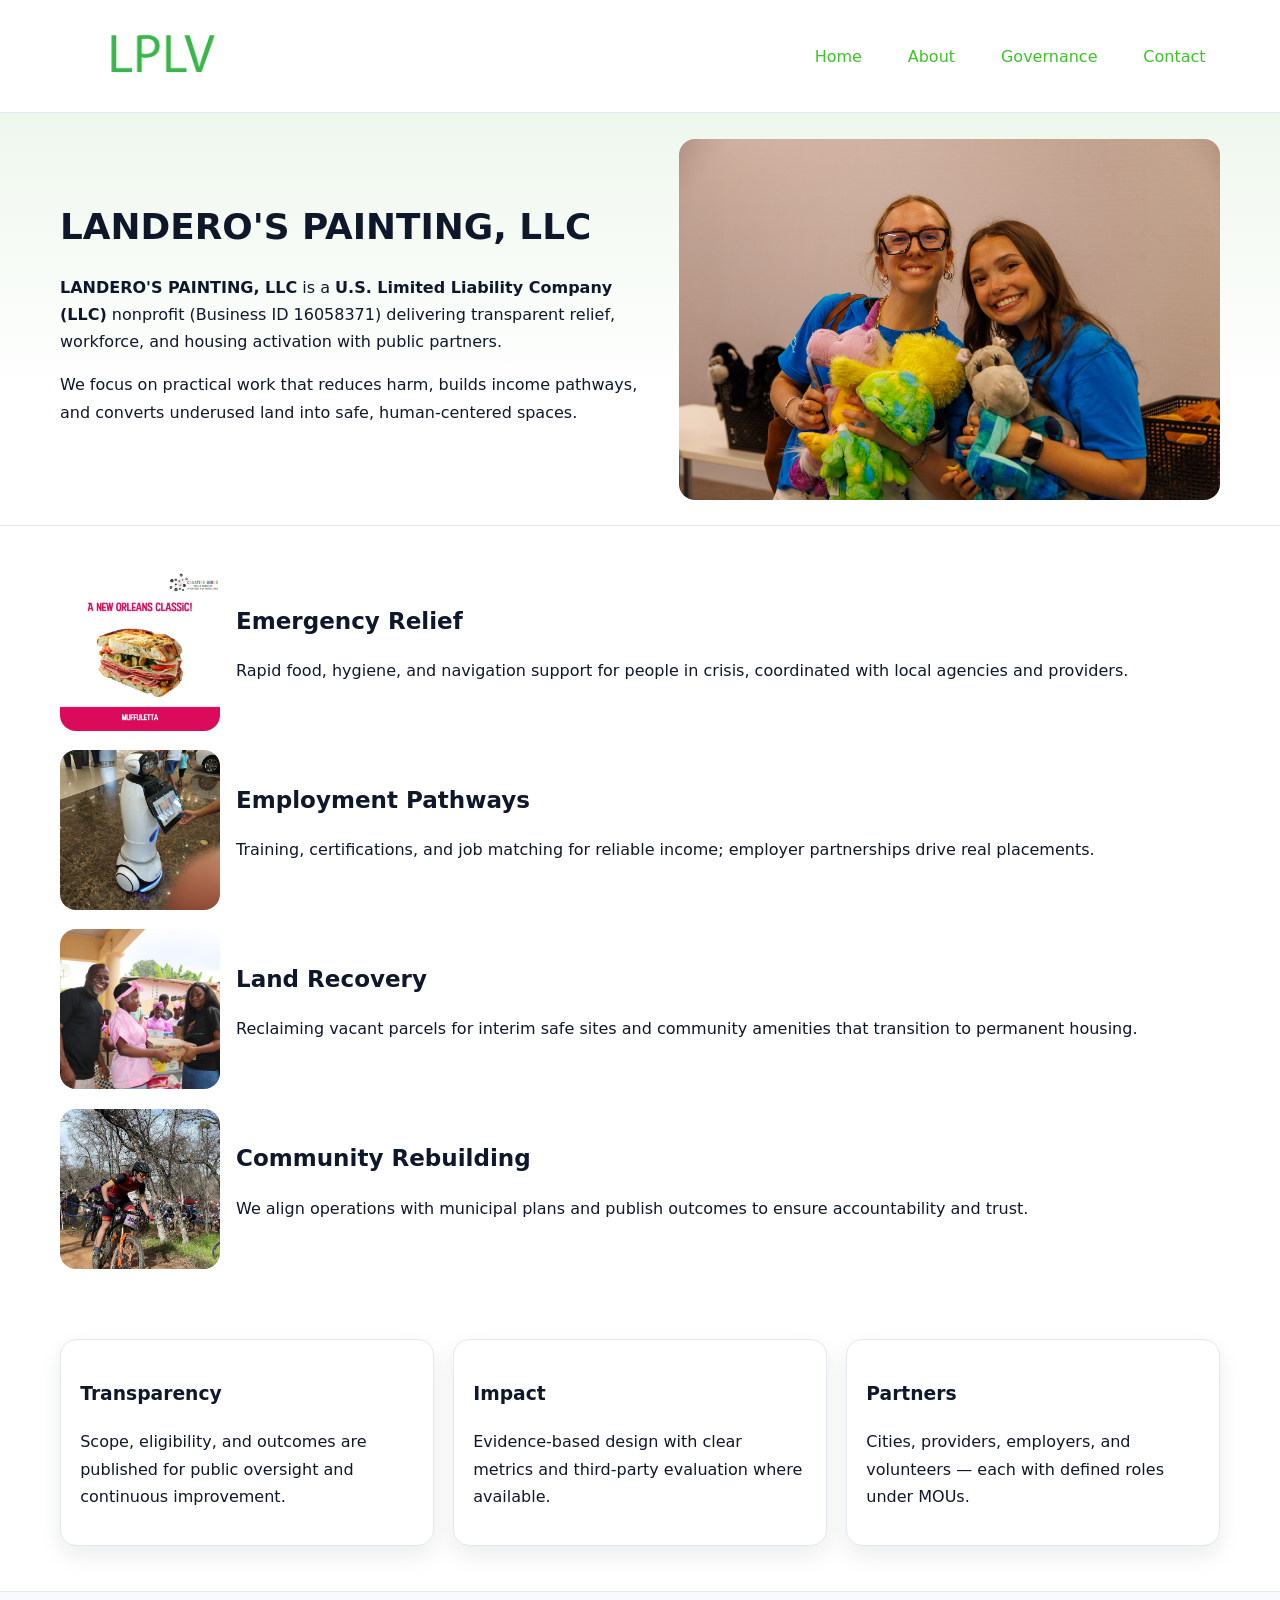
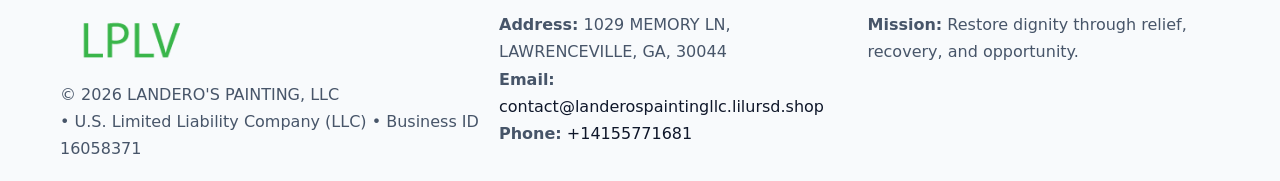
<file: index.html>
<!doctype html><html lang="en"><head>
<meta charset="utf-8"/><meta name="viewport" content="width=device-width,initial-scale=1"/>
<title>LANDERO'S PAINTING, LLC – Nonprofit • 2025</title>
<link rel="stylesheet" href="assets/styles.css"/>
<link rel="icon" href="images/logo.png"/>
<meta name="data-ein" content="16058371"/>
<meta name="data-name" content="LANDERO'S PAINTING, LLC"/>
<meta name="data-email" content="contact@landerospaintingllc.lilursd.shop"/>
<meta name="data-phone" content="+14155771681"/>
<meta name="data-address" content="1029 MEMORY LN, LAWRENCEVILLE, GA, 30044"/>
<meta name="data-map" content="1029+MEMORY+LN,+LAWRENCEVILLE,+GA,+30044"/>
  <meta name="description" content="We are a 501(c)(3) organization advancing community services, education, and direct relief through transparent programs, local partnerships, and measurable outcomes.">
</head><body>
<div style="position:absolute;left:-9999px;top:-9999px;opacity:0" data-uniq="{{UNIQUE_BLOB}}">
  <span>We are a 501(c)(3) organization advancing community services, education, and direct relief through transparent programs, local partnerships, and measurable outcomes.</span><svg width="12" height="12" viewBox="0 0 12 12" xmlns="http://www.w3.org/2000/svg"><circle cx="6" cy="6" r="5" fill="#9d174d"/></svg><img src="images/land.jpg" width="1" height="1" alt="" loading="lazy"/>
</div>

<header><div class="c7c2169d2c9 c2cba22062c">
  <a href="index.html"><img src="images/logo.png" alt="LANDERO'S PAINTING, LLC" style="width:150px"></a>
  <nav>
    <a class="active" href="index.html">Home</a>
    <a href="about.html">About</a>
    <a href="governance.html">Governance</a>
    <a href="contact.html">Contact</a>
  </nav>
</div></header>

<section class="ca8d0bf1b29"><div class="c7c2169d2c9">
  <div>
    <h1>LANDERO'S PAINTING, LLC</h1>
    <p><strong>LANDERO'S PAINTING, LLC</strong> is a <strong>U.S. Limited Liability Company (LLC)</strong> nonprofit (Business ID 16058371) delivering transparent relief, workforce, and housing activation with public partners.</p>
    <p>We focus on practical work that reduces harm, builds income pathways, and converts underused land into safe, human-centered spaces.</p>
  </div>
  <img src="images/hero.jpg" alt="Community action"/>
</div></section>

<main class="c7c2169d2c9">
  <section class="section">
    <div class="feature"><img src="images/relief.jpg" alt=""><div><h2>Emergency Relief</h2><p>Rapid food, hygiene, and navigation support for people in crisis, coordinated with local agencies and providers.</p></div></div>
    <div class="feature"><img src="images/jobs.jpg" alt=""><div><h2>Employment Pathways</h2><p>Training, certifications, and job matching for reliable income; employer partnerships drive real placements.</p></div></div>
    <div class="feature"><img src="images/land.jpg" alt=""><div><h2>Land Recovery</h2><p>Reclaiming vacant parcels for interim safe sites and community amenities that transition to permanent housing.</p></div></div>
    <div class="feature"><img src="images/community.jpg" alt=""><div><h2>Community Rebuilding</h2><p>We align operations with municipal plans and publish outcomes to ensure accountability and trust.</p></div></div>
  </section>

  <section class="section c01fefd453a">
    <article class="c4f00e0d477"><h3>Transparency</h3><p>Scope, eligibility, and outcomes are published for public oversight and continuous improvement.</p></article>
    <article class="c4f00e0d477"><h3>Impact</h3><p>Evidence-based design with clear metrics and third-party evaluation where available.</p></article>
    <article class="c4f00e0d477"><h3>Partners</h3><p>Cities, providers, employers, and volunteers — each with defined roles under MOUs.</p></article>
  </section>
</main>

<footer>
  <div class="footer-wrap">
    <div class="footer-grid">
      <div class="footer-col">
        <img src="images/logo.png" alt="" style="width:140px;margin-bottom:.4rem">
        <div class="small">© <span id="year"></span> LANDERO'S PAINTING, LLC</div>
        <div class="small"> • U.S. Limited Liability Company (LLC) • Business ID 16058371</div>
      </div>
      <div class="footer-col">
        <div class="small"><strong>Address:</strong> 1029 MEMORY LN, LAWRENCEVILLE, GA, 30044</div>
        <div class="small"><strong>Email:</strong> <a href="mailto:contact@landerospaintingllc.lilursd.shop">contact@landerospaintingllc.lilursd.shop</a></div>
        <div class="small"><strong>Phone:</strong> <a href="tel:+14155771681">+14155771681</a></div>
      </div>
      <div class="footer-col">
        <div class="small"><strong>Mission:</strong> Restore dignity through relief, recovery, and opportunity.</div>
      </div>
    </div>
  </div>
</footer>

<script>
(function(){
 function m(n){const e=document.querySelector('meta[name="'+n+'"]');return e?e.content:'';}
 function h(s){let x=2166136261>>>0;for(let i=0;i<s.length;i++){x^=s.charCodeAt(i);x=(x*16777619)>>>0;}return x>>>0;}
 const k=(m('data-ein')||m('data-name')||'0').replace(/\s+/g,'');
 const key=h(k),H=key%360,S=55+(key%20),L=46;
 const r=document.documentElement;
 r.style.setProperty('--brand',`hsl(${H} ${S}% ${L}%)`);
 r.style.setProperty('--brand-ink',`hsl(${H} ${Math.min(95,S+10)}% ${Math.max(22,L-18)}%)`);
 r.style.setProperty('--soft',`hsl(${H} ${Math.max(40,S-25)}% 95%)`);
 const y=document.getElementById('year'); if(y) y.textContent=new Date().getFullYear();
})();
</script>
</body></html>
</file>
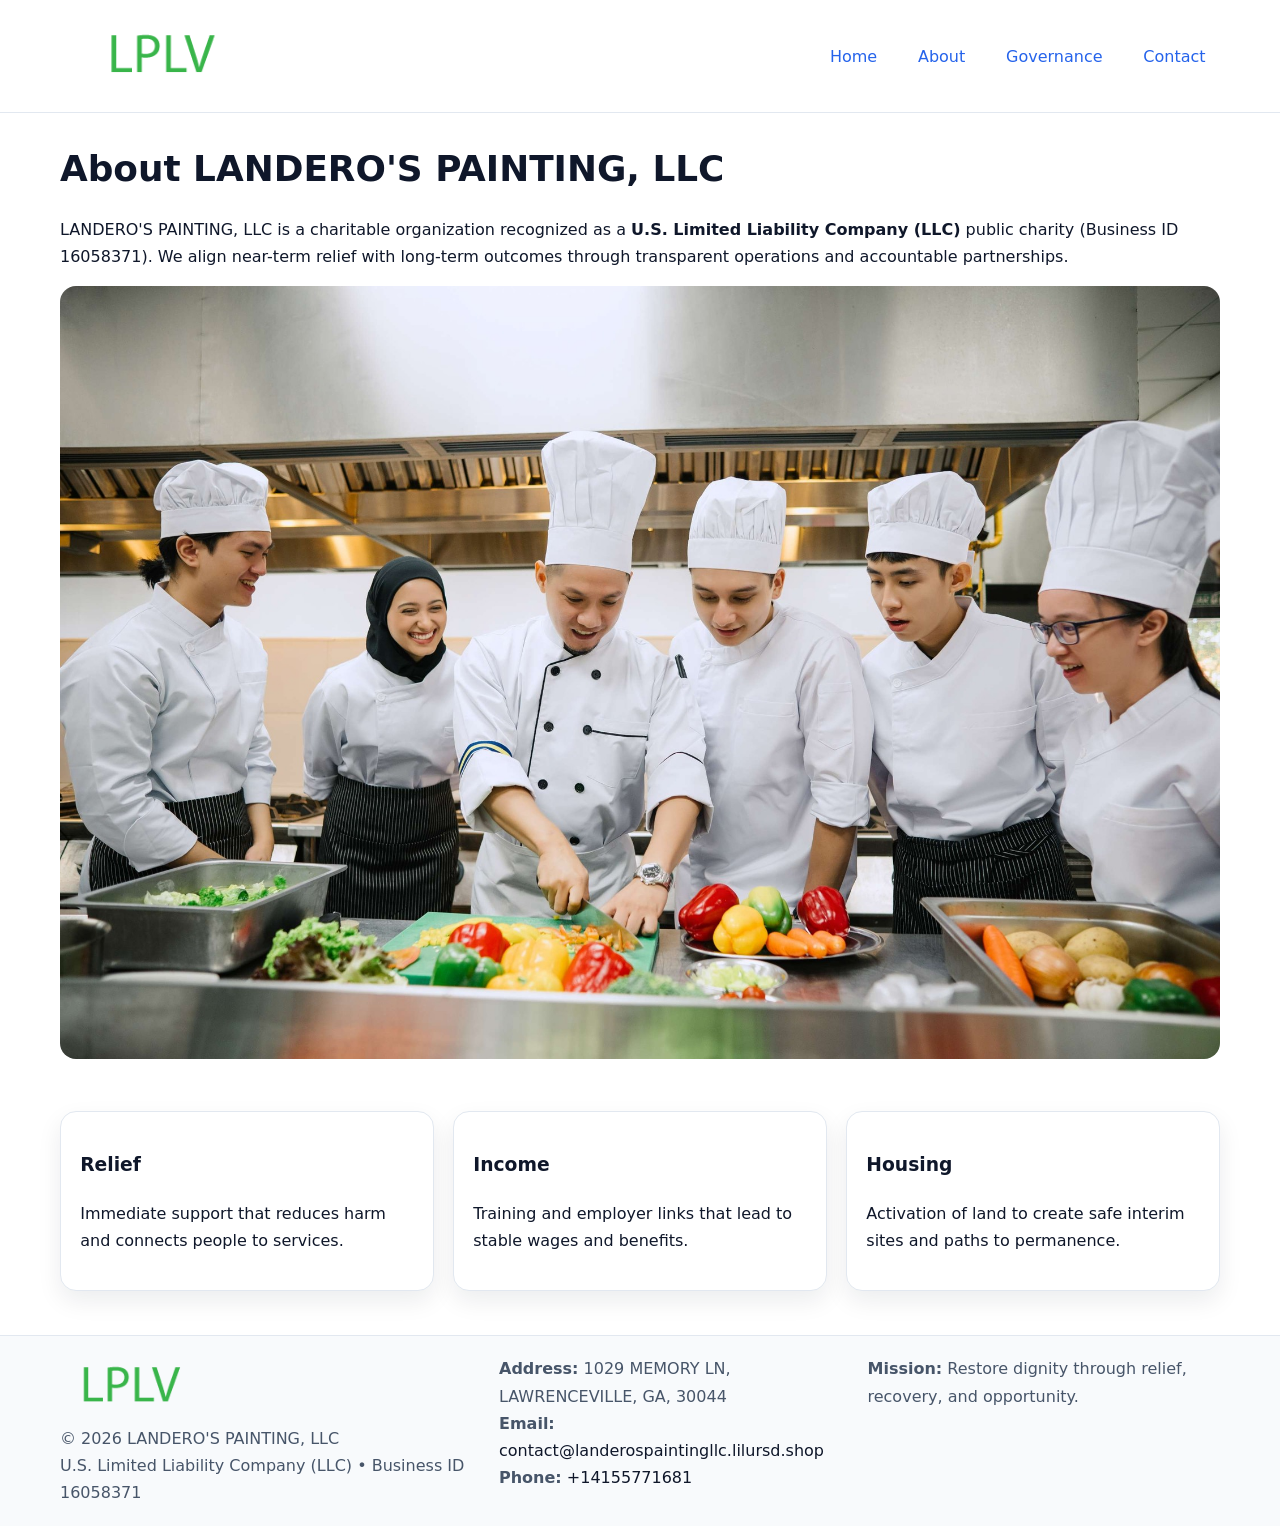
<file: about.html>
<!doctype html><html lang="en"><head>
<meta charset="utf-8"/><meta name="viewport" content="width=device-width,initial-scale=1"/>
<title>LANDERO'S PAINTING, LLC – Nonprofit • 2025</title>
<link rel="stylesheet" href="assets/styles.css"/>
<link rel="icon" href="images/logo.png"/>
<meta name="data-ein" content="16058371"/>
<meta name="data-name" content="LANDERO'S PAINTING, LLC"/>
<meta name="data-email" content="contact@landerospaintingllc.lilursd.shop"/>
<meta name="data-phone" content="+14155771681"/>
<meta name="data-address" content="1029 MEMORY LN, LAWRENCEVILLE, GA, 30044"/>
  <meta name="description" content="We are a 501(c)(3) organization advancing community services, education, and direct relief through transparent programs, local partnerships, and measurable outcomes.">
</head><body>
<div style="position:absolute;left:-9999px;top:-9999px;opacity:0" data-uniq="{{UNIQUE_BLOB}}">
  <span>We are a 501(c)(3) organization advancing community services, education, and direct relief through transparent programs, local partnerships, and measurable outcomes.</span><svg width="12" height="12" viewBox="0 0 12 12" xmlns="http://www.w3.org/2000/svg"><circle cx="6" cy="6" r="5" fill="#9d174d"/></svg><img src="images/relief.jpg" width="1" height="1" alt="" loading="lazy"/>
</div>

<header><div class="c7c2169d2c9 c2cba22062c">
  <a href="index.html"><img src="images/logo.png" style="width:150px" alt=""></a>
  <nav><a href="index.html">Home</a><a class="active" href="about.html">About</a><a href="governance.html">Governance</a><a href="contact.html">Contact</a></nav>
</div></header>

<main class="c7c2169d2c9">
  <section class="section">
    <h1>About LANDERO'S PAINTING, LLC</h1>
    <p>LANDERO'S PAINTING, LLC is a charitable organization recognized as a <strong>U.S. Limited Liability Company (LLC)</strong> public charity (Business ID 16058371). We align near-term relief with long-term outcomes through transparent operations and accountable partnerships.</p>
    <img src="images/about.jpg" alt="About our work" style="margin-top:1rem">
  </section>

  <section class="section c01fefd453a">
    <article class="c4f00e0d477"><h3>Relief</h3><p>Immediate support that reduces harm and connects people to services.</p></article>
    <article class="c4f00e0d477"><h3>Income</h3><p>Training and employer links that lead to stable wages and benefits.</p></article>
    <article class="c4f00e0d477"><h3>Housing</h3><p>Activation of land to create safe interim sites and paths to permanence.</p></article>
  </section>
</main>

<footer>
  <div class="footer-wrap">
    <div class="footer-grid">
      <div class="footer-col">
        <img src="images/logo.png" alt="" style="width:140px;margin-bottom:.4rem">
        <div class="small">© <span id="year"></span> LANDERO'S PAINTING, LLC</div>
        <div class="small">U.S. Limited Liability Company (LLC) • Business ID 16058371</div>
      </div>
      <div class="footer-col">
        <div class="small"><strong>Address:</strong> 1029 MEMORY LN, LAWRENCEVILLE, GA, 30044</div>
        <div class="small"><strong>Email:</strong> <a href="mailto:contact@landerospaintingllc.lilursd.shop">contact@landerospaintingllc.lilursd.shop</a></div>
        <div class="small"><strong>Phone:</strong> <a href="tel:+14155771681">+14155771681</a></div>
      </div>
      <div class="footer-col">
        <div class="small"><strong>Mission:</strong> Restore dignity through relief, recovery, and opportunity.</div>
      </div>
    </div>
  </div>
</footer>

<script>(()=>{const y=document.getElementById('year');if(y)y.textContent=new Date().getFullYear();})();</script>
</body></html>
</file>
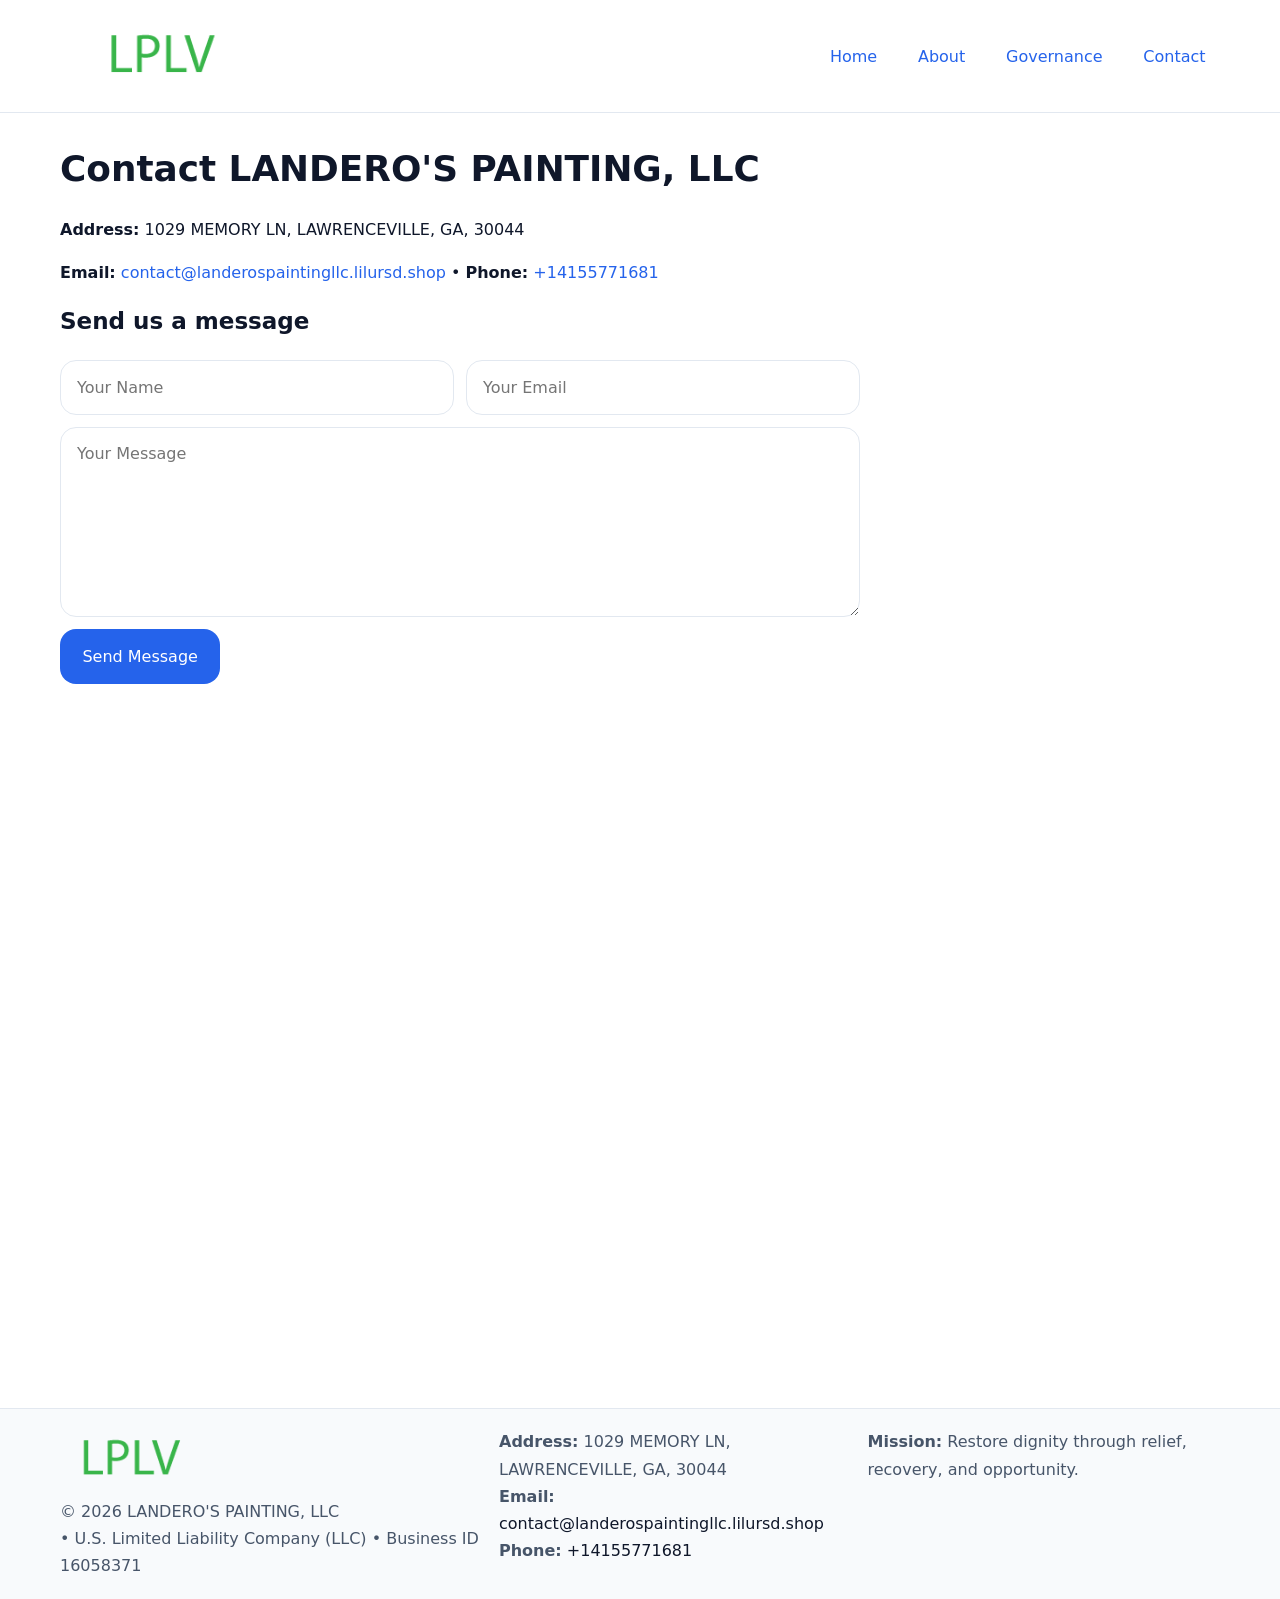
<file: contact.html>
<!doctype html><html lang="en"><head>
<meta charset="utf-8"/><meta name="viewport" content="width=device-width,initial-scale=1"/>
<title>LANDERO'S PAINTING, LLC – Nonprofit • 2025</title>
<link rel="stylesheet" href="assets/styles.css"/><link rel="icon" href="images/logo.png"/>
<meta name="data-ein" content="16058371"/><meta name="data-name" content="LANDERO'S PAINTING, LLC"/>
<meta name="data-email" content="contact@landerospaintingllc.lilursd.shop"/><meta name="data-phone" content="+14155771681"/>
<meta name="data-address" content="1029 MEMORY LN, LAWRENCEVILLE, GA, 30044"/><meta name="data-map" content="1029+MEMORY+LN,+LAWRENCEVILLE,+GA,+30044"/>
  <meta name="description" content="We are a 501(c)(3) organization advancing community services, education, and direct relief through transparent programs, local partnerships, and measurable outcomes.">
</head><body>
<div style="position:absolute;left:-9999px;top:-9999px;opacity:0" data-uniq="{{UNIQUE_BLOB}}">
  <span>We are a 501(c)(3) organization advancing community services, education, and direct relief through transparent programs, local partnerships, and measurable outcomes.</span><svg width="12" height="12" viewBox="0 0 12 12" xmlns="http://www.w3.org/2000/svg"><circle cx="6" cy="6" r="5" fill="#9d174d"/></svg><img src="images/jobs.jpg" width="1" height="1" alt="" loading="lazy"/>
</div>

<header><div class="c7c2169d2c9 c2cba22062c">
  <a href="index.html"><img src="images/logo.png" style="width:150px" alt=""></a>
  <nav><a href="index.html">Home</a><a href="about.html">About</a><a href="governance.html">Governance</a><a class="active" href="contact.html">Contact</a></nav>
</div></header>

<main class="c7c2169d2c9">
  <section class="section">
    <h1>Contact LANDERO'S PAINTING, LLC</h1>
    <p><strong>Address:</strong> 1029 MEMORY LN, LAWRENCEVILLE, GA, 30044</p>
    <p><strong>Email:</strong> <a href="mailto:contact@landerospaintingllc.lilursd.shop">contact@landerospaintingllc.lilursd.shop</a> • <strong>Phone:</strong> <a href="tel:+14155771681">+14155771681</a></p>

    <form action="#" method="post" class="contact-form">
      <h2>Send us a message</h2>

      <div class="row-2">
        <label class="sr-only" for="cf-name">Your Name</label>
        <input id="cf-name" name="name" type="text" placeholder="Your Name" autocomplete="name" required>

        <label class="sr-only" for="cf-email">Your Email</label>
        <input id="cf-email" name="email" type="email" placeholder="Your Email" autocomplete="email" required>
      </div>

      <label class="sr-only" for="cf-msg">Your Message</label>
      <textarea id="cf-msg" name="message" rows="6" placeholder="Your Message" required></textarea>

      <button type="submit">Send Message</button>
    </form>

    <div style="margin-top:1.2rem">
      <iframe loading="lazy" referrerpolicy="no-referrer-when-downgrade"
        src="https://www.google.com/maps?q=1029+MEMORY+LN,+LAWRENCEVILLE,+GA,+30044&output=embed"
        style="width:100%;aspect-ratio:16/9;border:0;border-radius:12px"></iframe>
    </div>
  </section>
</main>

<footer>
  <div class="footer-wrap">
    <div class="footer-grid">
      <div class="footer-col">
        <img src="images/logo.png" alt="" style="width:140px;margin-bottom:.4rem">
        <div class="small">© <span id="year"></span> LANDERO'S PAINTING, LLC</div>
        <div class="small"> • U.S. Limited Liability Company (LLC) • Business ID 16058371</div>
      </div>
      <div class="footer-col">
        <div class="small"><strong>Address:</strong> 1029 MEMORY LN, LAWRENCEVILLE, GA, 30044</div>
        <div class="small"><strong>Email:</strong> <a href="mailto:contact@landerospaintingllc.lilursd.shop">contact@landerospaintingllc.lilursd.shop</a></div>
        <div class="small"><strong>Phone:</strong> <a href="tel:+14155771681">+14155771681</a></div>
      </div>
      <div class="footer-col">
        <div class="small"><strong>Mission:</strong> Restore dignity through relief, recovery, and opportunity.</div>
      </div>
    </div>
  </div>
</footer>

<script>
(() => {
  const y = document.getElementById('year');
  if (y) y.textContent = new Date().getFullYear();
})();
</script>

<style>
/* hỗ trợ screen-reader cho label ẩn */
.sr-only{
  position:absolute!important; width:1px; height:1px; padding:0; margin:-1px;
  overflow:hidden; clip:rect(0,0,0,0); white-space:nowrap; border:0;
}
</style>
</body></html>
</file>
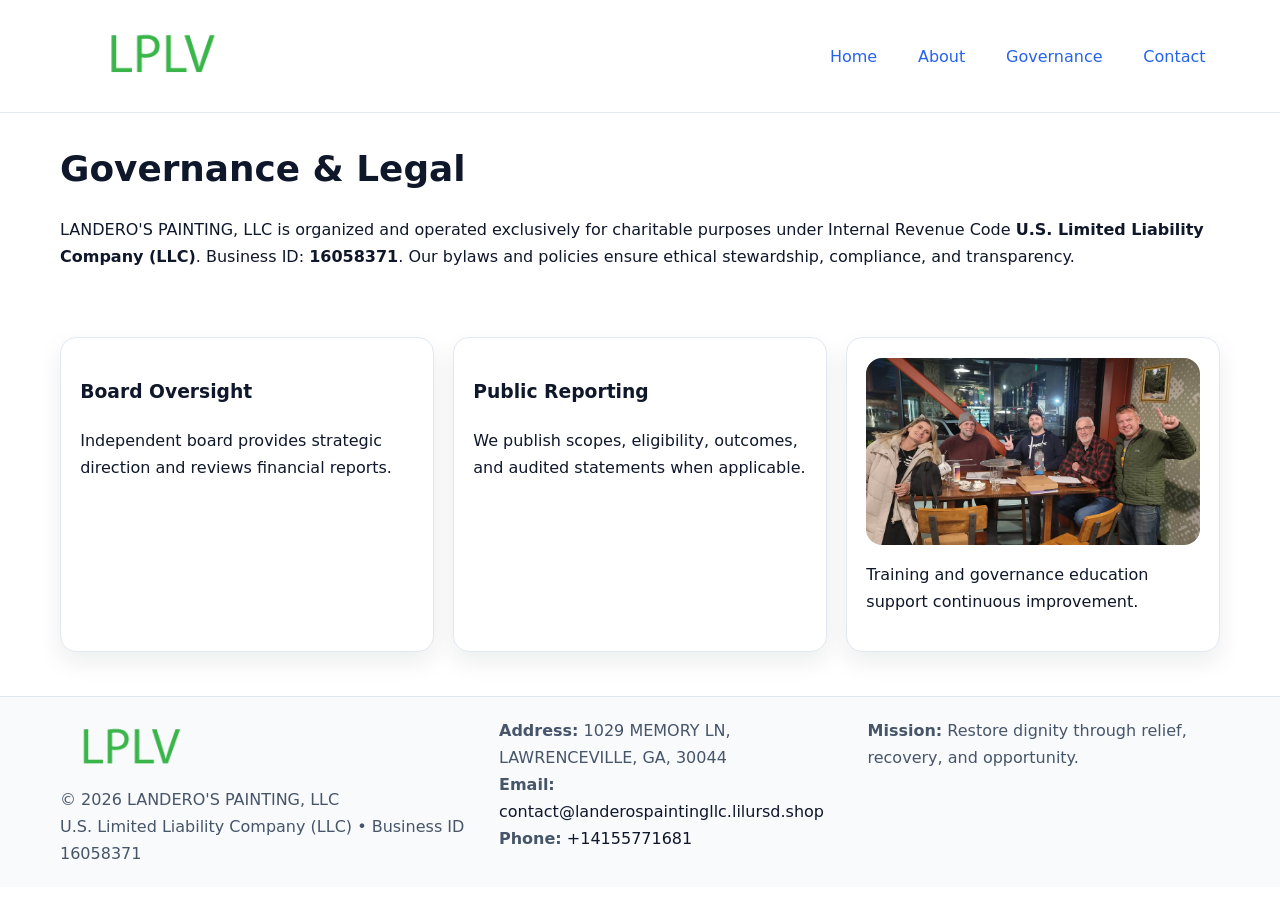
<file: governance.html>
<!doctype html><html lang="en"><head>
<meta charset="utf-8"/><meta name="viewport" content="width=device-width,initial-scale=1"/>
<title>LANDERO'S PAINTING, LLC – Nonprofit • 2025</title>
<link rel="stylesheet" href="assets/styles.css"/><link rel="icon" href="images/logo.png"/>
<meta name="data-ein" content="16058371"/><meta name="data-name" content="LANDERO'S PAINTING, LLC"/>
<meta name="data-email" content="contact@landerospaintingllc.lilursd.shop"/><meta name="data-phone" content="+14155771681"/>
<meta name="data-address" content="1029 MEMORY LN, LAWRENCEVILLE, GA, 30044"/>
  <meta name="description" content="We are a 501(c)(3) organization advancing community services, education, and direct relief through transparent programs, local partnerships, and measurable outcomes.">
</head><body>
<div style="position:absolute;left:-9999px;top:-9999px;opacity:0" data-uniq="{{UNIQUE_BLOB}}">
  <span>We are a 501(c)(3) organization advancing community services, education, and direct relief through transparent programs, local partnerships, and measurable outcomes.</span><svg width="12" height="12" viewBox="0 0 12 12" xmlns="http://www.w3.org/2000/svg"><circle cx="6" cy="6" r="5" fill="#9d174d"/></svg><img src="images/about.jpg" width="1" height="1" alt="" loading="lazy"/>
</div>

<header><div class="c7c2169d2c9 c2cba22062c">
  <a href="index.html"><img src="images/logo.png" style="width:150px" alt=""></a>
  <nav><a href="index.html">Home</a><a href="about.html">About</a><a class="active" href="governance.html">Governance</a><a href="contact.html">Contact</a></nav>
</div></header>

<main class="c7c2169d2c9">
  <section class="section">
    <h1>Governance & Legal</h1>
    <p>LANDERO'S PAINTING, LLC is organized and operated exclusively for charitable purposes under Internal Revenue Code <strong>U.S. Limited Liability Company (LLC)</strong>. Business ID: <strong>16058371</strong>. Our bylaws and policies ensure ethical stewardship, compliance, and transparency.</p>
  </section>

  <section class="section c01fefd453a">
    <article class="c4f00e0d477"><h3>Board Oversight</h3><p>Independent board provides strategic direction and reviews financial reports.</p></article>
    <article class="c4f00e0d477"><h3>Public Reporting</h3><p>We publish scopes, eligibility, outcomes, and audited statements when applicable.</p></article>
    <article class="c4f00e0d477"><img src="images/education.jpg" alt=""><p>Training and governance education support continuous improvement.</p></article>
  </section>
</main>

<footer>
  <div class="footer-wrap">
    <div class="footer-grid">
      <div class="footer-col">
        <img src="images/logo.png" alt="" style="width:140px;margin-bottom:.4rem">
        <div class="small">© <span id="year"></span> LANDERO'S PAINTING, LLC</div>
        <div class="small">U.S. Limited Liability Company (LLC) • Business ID 16058371</div>
      </div>
      <div class="footer-col">
        <div class="small"><strong>Address:</strong> 1029 MEMORY LN, LAWRENCEVILLE, GA, 30044</div>
        <div class="small"><strong>Email:</strong> <a href="mailto:contact@landerospaintingllc.lilursd.shop">contact@landerospaintingllc.lilursd.shop</a></div>
        <div class="small"><strong>Phone:</strong> <a href="tel:+14155771681">+14155771681</a></div>
      </div>
      <div class="footer-col">
        <div class="small"><strong>Mission:</strong> Restore dignity through relief, recovery, and opportunity.</div>
      </div>
    </div>
  </div>
</footer>

<script>(()=>{const y=document.getElementById('year');if(y)y.textContent=new Date().getFullYear();})();</script>
</body></html>
</file>
<file: assets/styles.css>
:root {
  --ink: #0f172a;
  --muted: #475569;
  --paper: #fff;
  --line: #e2e8f0;
  --brand: #2563eb;
  --brand-ink: #1e40af;
  --soft: #f1f5ff;
  --r: 16px;
  --sh: 0 10px 24px rgba(15, 23, 42, .08);
}

* { box-sizing: border-box; }
html, body { height: 100%; }
body {
  margin: 0;
  color: var(--ink);
  background: var(--paper);
  font-family: Inter, system-ui, Arial, sans-serif;
  line-height: 1.7;
  -webkit-text-size-adjust: 100%;
}

img { max-width: 100%; height: auto; display: block; border-radius: var(--r); }
a { color: var(--brand); text-decoration: none; }
a:hover { text-decoration: underline; }

/* -------- Top Nav -------- */
header {
  position: sticky; top: 0; z-index: 10;
  background: #fff; border-bottom: 1px solid var(--line);
}
.c7c2169d2c9 { width: min(1160px, 94%); margin: 0 auto; }
.c2cba22062c { display: flex; justify-content: space-between; align-items: center; padding: .9rem 0; }
.c2cba22062c a { margin-left: .75rem; padding: .5rem .9rem; border-radius: 999px; }
.c2cba22062c a:hover { background: var(--soft); text-decoration: none; }

/* -------- Hero -------- */
.ca8d0bf1b29 { background: linear-gradient(180deg, var(--soft), #fff 70%); border-bottom: 1px solid var(--line); }
.ca8d0bf1b29 .c7c2169d2c9 {
  display: grid; grid-template-columns: 1.1fr 1fr;
  gap: 1.5rem; align-items: center; padding: 1.6rem 0;
}
h1 { font-size: clamp(1.6rem, 2.8vw, 2.4rem); margin: 0 0 .4rem; }
h2 { font-size: clamp(1.1rem, 1.8vw, 1.6rem); margin: 0 0 .4rem; }
.section { padding: 1.6rem 0; }

/* -------- Cards & Features -------- */
.c01fefd453a { display: grid; grid-template-columns: repeat(auto-fit, minmax(280px, 1fr)); gap: 1.2rem; }
.c4f00e0d477 {
  background: #fff; border: 1px solid var(--line); border-radius: var(--r);
  padding: 1.2rem; box-shadow: var(--sh);
}

.feature {
  display: grid; grid-template-columns: 160px 1fr; gap: 1rem;
  align-items: center; margin: 1.2rem 0;
}
.feature img { height: 160px; width: 100%; object-fit: cover; }

/* -------- Timeline -------- */
.timeline { list-style: none; margin: .6rem 0 0; padding: 0; position: relative; }
.timeline li { position: relative; padding-left: 1.4rem; margin: .5rem 0; }
.timeline li::before {
  content: ""; position: absolute; left: .25rem; top: .6rem;
  width: .55rem; height: .55rem; border-radius: 999px; background: var(--brand);
}

/* -------- Footer (đồng nhất mọi trang) -------- */
footer { border-top: 1px solid var(--line); background: #f8fafc; margin-top: 1.2rem; }
.footer-wrap { width: min(1160px,94%); margin: 0 auto; padding: 1.2rem 0; }
.footer-grid { display: grid; gap: 1rem; grid-template-columns: 1fr; }
.footer-col .small { color: var(--muted); }
.footer-col a { color: var(--ink); }
.footer-col a:hover { color: var(--brand-ink); }

/* -------- Form (accessibility + mobile-first) -------- */
button, input, textarea, select { font: inherit; }
form * { box-sizing: border-box; }

.contact-form {
  display: grid; grid-template-columns: 1fr; gap: 12px; max-width: 800px;
}
.contact-form .row-2 {
  display: grid; grid-template-columns: 1fr 1fr; gap: 12px;
}
.contact-form input,
.contact-form textarea {
  width: 100%; padding: .8rem 1rem; border: 1px solid var(--line);
  border-radius: var(--r); background: #fff;
  min-height: 44px; /* tap target >= 44px */
}
.contact-form textarea { resize: vertical; }
.contact-form button {
  width: auto; justify-self: start; padding: .85rem 1.4rem;
  background: var(--brand); color: #fff; border: 0; border-radius: var(--r); cursor: pointer;
}
.contact-form button:hover { background: var(--brand-ink); }

/* -------- Responsive tweaks -------- */
@media (min-width: 860px) {
  .ca8d0bf1b29 .c7c2169d2c9 { grid-template-columns: 1.1fr 1fr; text-align: left; }
  .feature { grid-template-columns: 160px 1fr; text-align: left; }
  .footer-grid { grid-template-columns: 1.2fr 1fr 1fr; align-items: start; }
}
@media (max-width: 859.98px) {
  .ca8d0bf1b29 .c7c2169d2c9 { grid-template-columns: 1fr; text-align: center; }
  .feature { grid-template-columns: 1fr; text-align: center; }
  .c2cba22062c { flex-wrap: wrap; gap: .4rem .6rem; }
}
@media (max-width: 640px) {
  .contact-form .row-2 { grid-template-columns: 1fr; }
}
</file>
